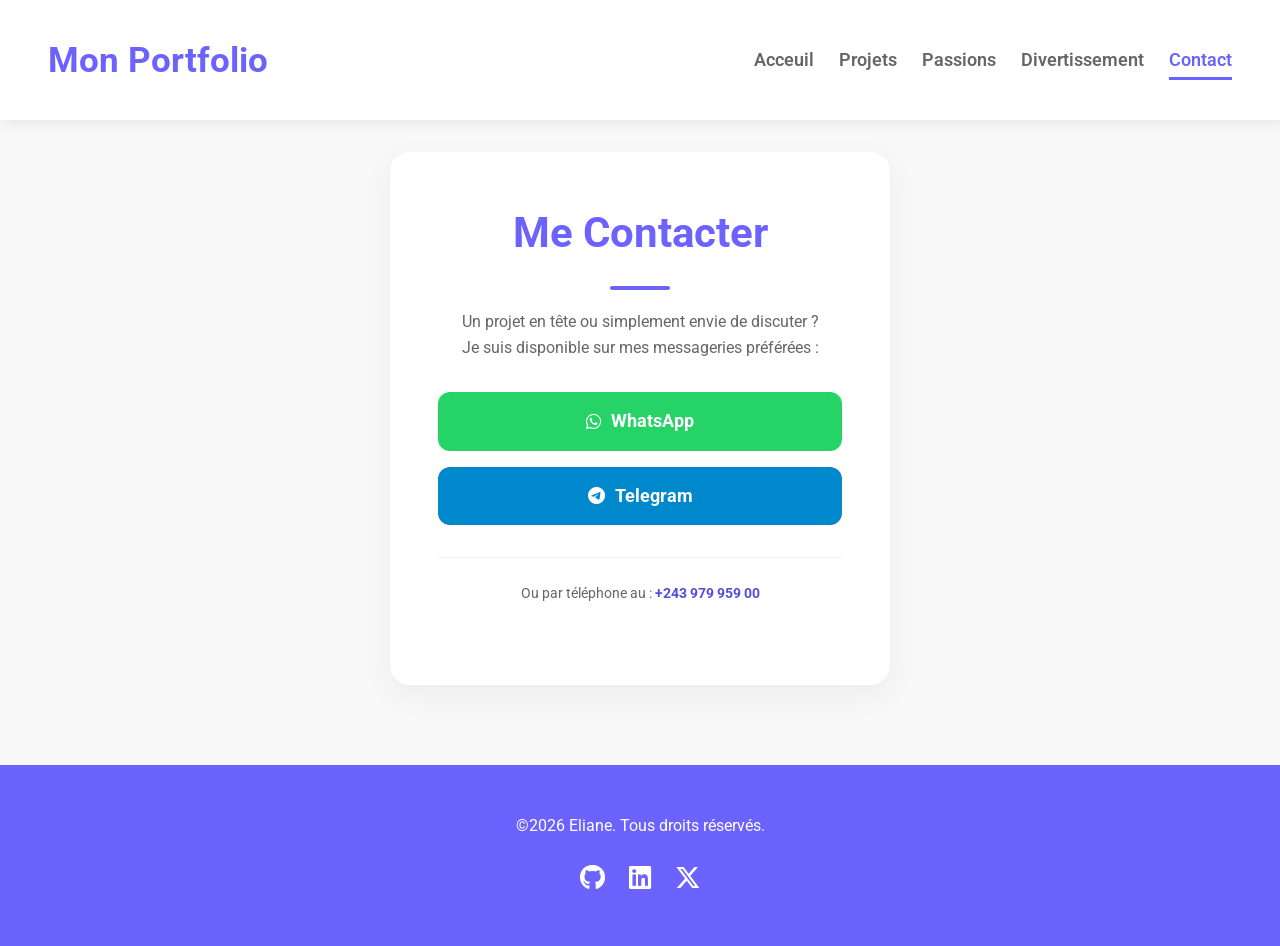
<file: Contact.html>
<!DOCTYPE html>
<html lang="fr">
<head>
    <meta charset="UTF-8">
    <meta name="viewport" content="width=device-width, initial-scale=1.0">
    <title>Contact - Eliane</title>
    <link rel="stylesheet" href="Css/style.css">
    <link rel="stylesheet" href="https://cdnjs.cloudflare.com/ajax/libs/font-awesome/6.5.1/css/all.min.css">
    <link rel="preconnect" href="https://fonts.googleapis.com">
    <link rel="preconnect" href="https://fonts.gstatic.com" crossorigin>
    <link href="https://fonts.googleapis.com/css2?family=Roboto:wght@100..900&display=swap" rel="stylesheet">
</head>
<body>
    <header>
        <div><a href="index.html">Mon Portfolio</a></div>
        <nav>
            <ul>
                <li><a href="index.html">Acceuil</a></li>
                <li><a href="Projets.html">Projets</a></li>
                <li><a href="Passions.html">Passions</a></li>
                <li><a href="Divertissement.html">Divertissement</a></li>
                <li><a href="Contact.html" class="active">Contact</a></li>
            </ul>
        </nav>
    </header>

    <main class="contact-container">
        <section class="contact-card">
            <h2>Me Contacter</h2>
            <p>Un projet en tête ou simplement envie de discuter ? <br> Je suis disponible sur mes messageries préférées :</p>
            
            <div class="contact-buttons">
                <a href="https://wa.me/24397995900" target="_blank" class="btn-whatsapp">
                    <i class="fa-brands fa-whatsapp"></i> WhatsApp
                </a>

                <a href="https://t.me/+24397995900" target="_blank" class="btn-telegram">
                    <i class="fa-brands fa-telegram"></i> Telegram
                </a>
            </div>

            <div class="contact-info">
                <p>Ou par téléphone au : <strong>+243 979 959 00</strong></p>
            </div>
        </section>
    </main>

    <footer>
        <p>&copy;2026 Eliane. Tous droits réservés.</p>
        <div class="social-links">
            <a href=""><i class="fa-brands fa-github"></i></a>
            <a href=""><i class="fa-brands fa-linkedin"></i></a>
            <a href=""><i class="fa-brands fa-x-twitter"></i></a>
        </div>
    </footer>
</body>
</html>
</file>
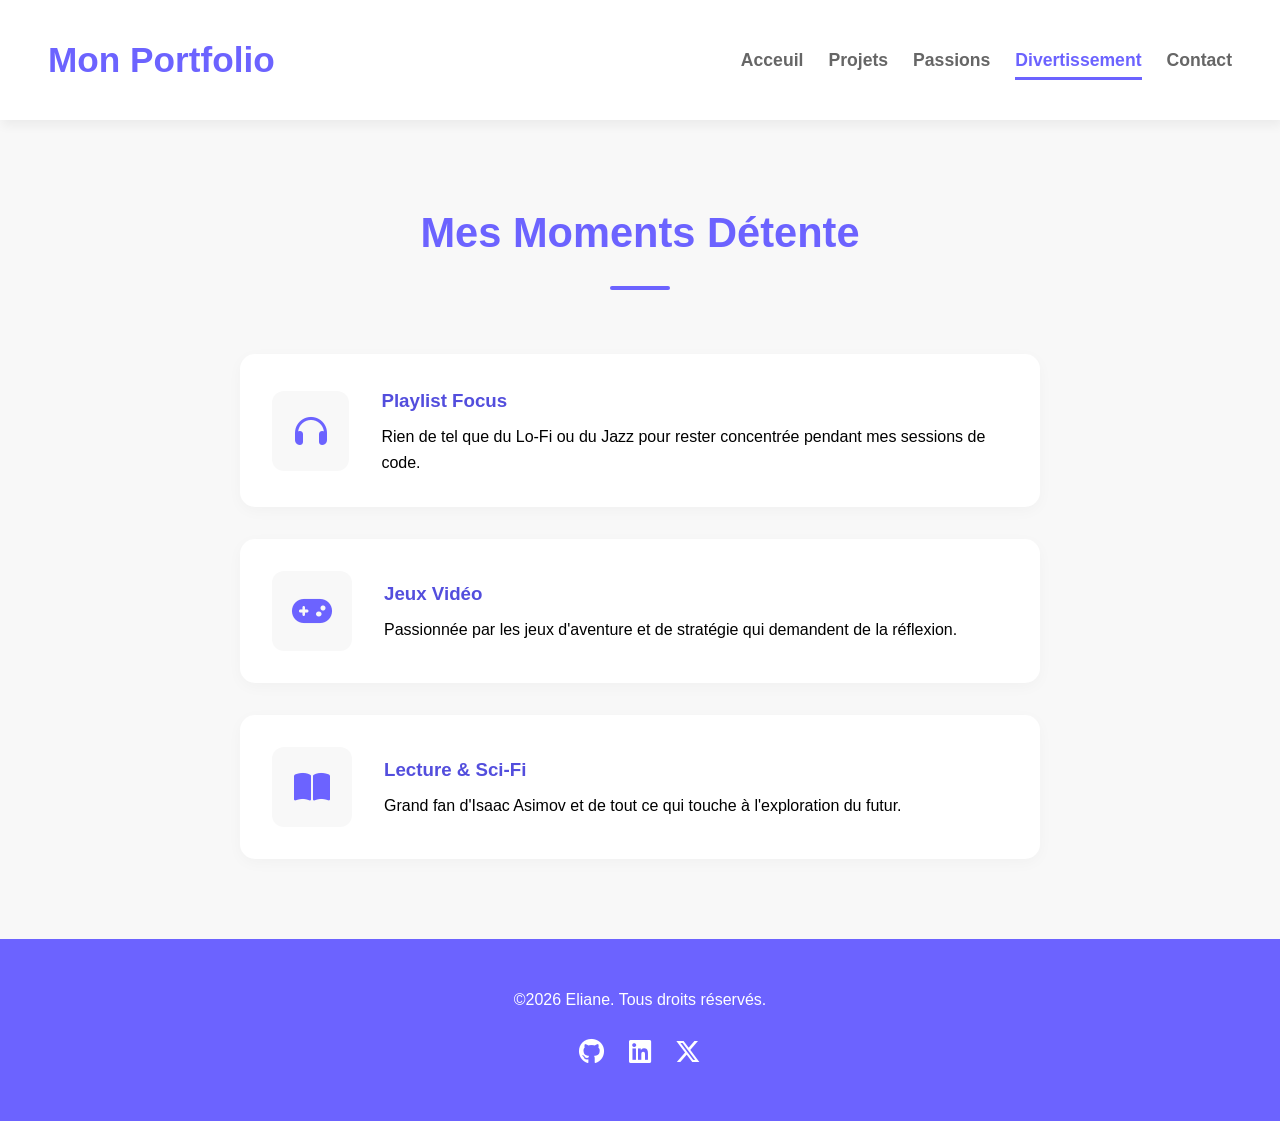
<file: Divertissement.html>
<!DOCTYPE html>
<html lang="fr">
<head>
    <meta charset="UTF-8">
    <meta name="viewport" content="width=device-width, initial-scale=1.0">
    <title>Divertissement - Eliane</title>
    <link rel="stylesheet" href="Css/style.css">
    <link rel="stylesheet" href="https://cdnjs.cloudflare.com/ajax/libs/font-awesome/6.5.1/css/all.min.css">
</head>
<body>
    <header>
        <div><a href="index.html">Mon Portfolio</a></div>
        <nav>
            <ul>
                <li><a href="index.html">Acceuil</a></li>
                <li><a href="Projets.html">Projets</a></li>
                <li><a href="Passions.html">Passions</a></li>
                <li><a href="Divertissement.html" class="active">Divertissement</a></li>
                <li><a href="Contact.html">Contact</a></li>
            </ul>
        </nav>
    </header>

    <main class="container">
        <section class="section-title">
            <h2>Mes Moments Détente</h2>
        </section>

        <div class="divertissement-list">
            <div class="div-card">
                <div class="div-icon"><i class="fa-solid fa-headphones"></i></div>
                <div class="div-info">
                    <h3>Playlist Focus</h3>
                    <p>Rien de tel que du Lo-Fi ou du Jazz pour rester concentrée pendant mes sessions de code.</p>
                </div>
            </div>

            <div class="div-card">
                <div class="div-icon"><i class="fa-solid fa-gamepad"></i></div>
                <div class="div-info">
                    <h3>Jeux Vidéo</h3>
                    <p>Passionnée par les jeux d'aventure et de stratégie qui demandent de la réflexion.</p>
                </div>
            </div>

            <div class="div-card">
                <div class="div-icon"><i class="fa-solid fa-book-open"></i></div>
                <div class="div-info">
                    <h3>Lecture & Sci-Fi</h3>
                    <p>Grand fan d'Isaac Asimov et de tout ce qui touche à l'exploration du futur.</p>
                </div>
            </div>
        </div>
    </main>

    <footer>
        <p>&copy;2026 Eliane. Tous droits réservés.</p>
        <div class="social-links">
            <a href=""><i class="fa-brands fa-github"></i></a>
            <a href=""><i class="fa-brands fa-linkedin"></i></a>
            <a href=""><i class="fa-brands fa-x-twitter"></i></a>
        </div>
    </footer>
</body>
</html>
</file>
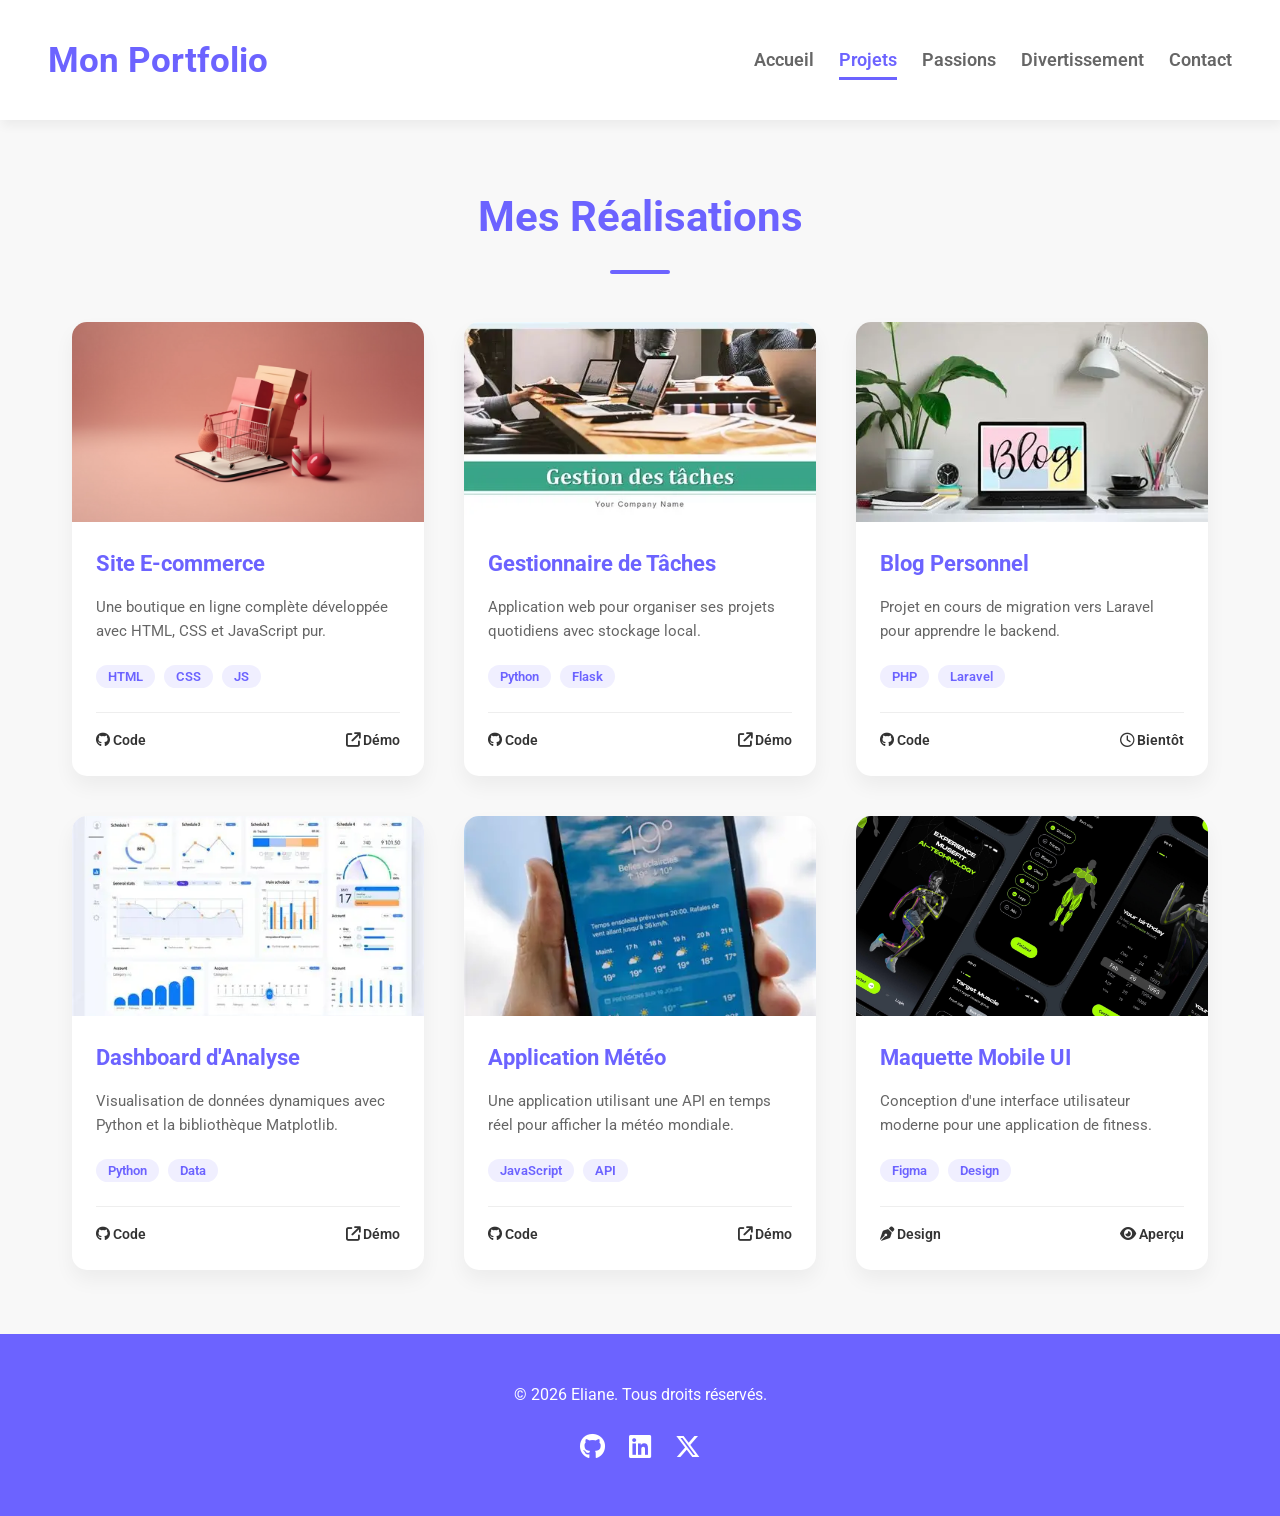
<file: Projets.html>
<!DOCTYPE html>
<html lang="fr">
<head>
    <meta charset="UTF-8">
    <meta name="viewport" content="width=device-width, initial-scale=1.0">
    <title>Mes Réalisations - Mon Portfolio</title>
    <link rel="stylesheet" href="Css/style.css">
    <link rel="stylesheet" href="https://cdnjs.cloudflare.com/ajax/libs/font-awesome/6.5.1/css/all.min.css">
    <link rel="preconnect" href="https://fonts.googleapis.com">
    <link rel="preconnect" href="https://fonts.gstatic.com" crossorigin>
    <link href="https://fonts.googleapis.com/css2?family=Roboto:wght@100..900&display=swap" rel="stylesheet">
</head>
<body>
    <header>
        <div>
            <a href="index.html">Mon Portfolio</a>    
        </div>
        <nav>
            <ul>
                <li><a href="index.html">Accueil</a></li>
                <li><a href="Projets.html" class="active">Projets</a></li>
                <li><a href="Passions.html">Passions</a></li>
                <li><a href="Divertissement.html">Divertissement</a></li>
                <li><a href="Contact.html">Contact</a></li>
            </ul>
        </nav>
    </header>

    <main>
        <section class="projets-section">
            <h2>Mes Réalisations</h2>
            
            <div class="projets-grid">
                <div class="card">
                    <img src="Images/e-commerce.jpg" alt="Site E-commerce">
                    <div class="card-content">
                        <h3>Site E-commerce</h3>
                        <p>Une boutique en ligne complète développée avec HTML, CSS et JavaScript pur.</p>
                        <div class="tags">
                            <span>HTML</span> <span>CSS</span> <span>JS</span>
                        </div>
                        <div class="card-links">
                            <a href="#"><i class="fa-brands fa-github"></i> Code</a>
                            <a href="#"><i class="fa-solid fa-external-link"></i> Démo</a>
                        </div>
                    </div>
                </div>

                <div class="card">
                    <img src="Images/gestionnaire de taches.webp" alt="Gestionnaire de Tâches">
                    <div class="card-content">
                        <h3>Gestionnaire de Tâches</h3>
                        <p>Application web pour organiser ses projets quotidiens avec stockage local.</p>
                        <div class="tags">
                            <span>Python</span> <span>Flask</span>
                        </div>
                        <div class="card-links">
                            <a href="#"><i class="fa-brands fa-github"></i> Code</a>
                            <a href="#"><i class="fa-solid fa-external-link"></i> Démo</a>
                        </div>
                    </div>
                </div>

                <div class="card">
                    <img src="Images/blog personnel.webp" alt="Blog Personnel">
                    <div class="card-content">
                        <h3>Blog Personnel</h3>
                        <p>Projet en cours de migration vers Laravel pour apprendre le backend.</p>
                        <div class="tags">
                            <span>PHP</span> <span>Laravel</span>
                        </div>
                        <div class="card-links">
                            <a href="#"><i class="fa-brands fa-github"></i> Code</a>
                            <span><i class="fa-regular fa-clock"></i> Bientôt</span>
                        </div>
                    </div>
                </div>

                <div class="card">
                    <img src="Images/dashboard d'analyse.webp" alt="Dashboard">
                    <div class="card-content">
                        <h3>Dashboard d'Analyse</h3>
                        <p>Visualisation de données dynamiques avec Python et la bibliothèque Matplotlib.</p>
                        <div class="tags">
                            <span>Python</span> <span>Data</span>
                        </div>
                        <div class="card-links">
                            <a href="#"><i class="fa-brands fa-github"></i> Code</a>
                            <a href="#"><i class="fa-solid fa-external-link"></i> Démo</a>
                        </div>
                    </div>
                </div>

                <div class="card">
                    <img src="Images/application meteo.webp" alt="Application Météo">
                    <div class="card-content">
                        <h3>Application Météo</h3>
                        <p>Une application utilisant une API en temps réel pour afficher la météo mondiale.</p>
                        <div class="tags">
                            <span>JavaScript</span> <span>API</span>
                        </div>
                        <div class="card-links">
                            <a href="#"><i class="fa-brands fa-github"></i> Code</a>
                            <a href="#"><i class="fa-solid fa-external-link"></i> Démo</a>
                        </div>
                    </div>
                </div>

                <div class="card">
                    <img src="Images/maquette mobile.jpg" alt="Maquette UI">
                    <div class="card-content">
                        <h3>Maquette Mobile UI</h3>
                        <p>Conception d'une interface utilisateur moderne pour une application de fitness.</p>
                        <div class="tags">
                            <span>Figma</span> <span>Design</span>
                        </div>
                        <div class="card-links">
                            <a href="#"><i class="fa-solid fa-pen-nib"></i> Design</a>
                            <a href="#"><i class="fa-solid fa-eye"></i> Aperçu</a>
                        </div>
                    </div>
                </div>
            </div>
        </section>
    </main>

    <footer>
        <p>&copy; 2026 Eliane. Tous droits réservés.</p>
        <div class="footer-icons">
            <a href="#"><i class="fa-brands fa-github"></i></a>
            <a href="#"><i class="fa-brands fa-linkedin"></i></a>
            <a href="#"><i class="fa-brands fa-x-twitter"></i></a>
        </div>
    </footer>     
</body>
</html>
</file>
<file: Css/style.css>
:root{
     
--violet-doux:#6c63ff;
    --violet-fonce:#534EDD;
    --violet-vif:#ffa726;
    --gris-tres-fonce:#333;
    --gris-fonce:#666;
    --gris-tres-clair:#F8F8F8;
    --gris-clair:#EEE;

}
*{
    margin: 0;
    padding: 0;
    box-sizing: border-box;
}
body{
    background-color: var(--gris-tres-clair);
    font-family:Roboto,sans-serif ;
    line-height: 1.6;
}
header{
    background-color: white;
    box-shadow: 2px 6px 10px rgba(0,0,0,0.05);
    position: sticky;
    top: 0;
    z-index: 100;
    display: flex;
    justify-content: space-between;
    align-items: center;
    padding: 2rem 3rem;
}
header div a {
    text-decoration: none;
    font-size: 2.2rem;
    font-weight: bold;
    color: var(--violet-doux);
}
ul li {
    list-style: none;
    margin-left: 25px;
}
ul{
    display: flex;
}
ul li a {
    text-decoration: none;
    color: var(--gris-fonce);
    font-weight: 600;
    font-size: 1.1rem;
    position: relative;
    padding: 10px 0;
}
ul li a:hover{
    color: var(--violet-doux);
}
ul li a::after{
    content: '';
    position: absolute;
    left: 0;
    bottom: 0;
    height: 3px;
    width: 0%;
    background-color: var(--violet-doux);
    transition: width 0.3s ease;
}
ul li a:hover::after{
    width: 100%;
}
a.active{
    color: var(--violet-doux);
}
a.active::after{
    width: 100%;
}
section.hero{
    display: flex;
    justify-content: center;
    align-items: center;
    gap: 5rem;
    text-align: center;
    margin: 10rem 2rem;
}
section.hero img{
    width: 300px;
    height: 300px;
    object-fit: cover;
    border-radius: 50%;
    border: 8px solid var(--violet-fonce);
}
section.hero h1{
    color: var(--violet-fonce);
    font-size: 4rem;
    font-weight: 700;
    margin-bottom: 1.2rem;
}
section.hero p{
    color: var(--gris-fonce);
    font-size: 1.3rem;
    margin-bottom: 1.2rem;
}
section.hero a {
    text-decoration: none;
    display: inline-block;
    background-color: var(--violet-doux);
    color: white;
    padding: 15px 30px;
    border-radius: 50px;
    text-transform: uppercase;
    letter-spacing: 1.1px;
    font-weight: 600;
    margin-top: 1rem;
    transition: background-color 0.3s ease, transform 0.2s ease;
}
section.hero a:hover{
    background-color: var(--violet-fonce);
    transform: translate(-3px);
}
.apropos {
    width: 800px;
    margin: 6rem auto;
    text-align: center;
}
section h2{
    color: var(--violet-doux);
    font-size: 2.6rem;
    font-weight: 700;
    position:relative;
    text-align: center;

}
section h2::after{
    content:'';
    display: block;
    width: 60px;
    height: 4px;
    background-color: var(--violet-doux);
    margin: 1.2rem auto;
    border-radius: 2px;
}
.apropos p{
    margin-bottom: 2rem;
    color: var(--gris-fonce);
    font-size: 1.2rem;
}
.competences table{
    width: 80%;
    margin: 0 auto;
}
.competences table th, .competences table td {
    padding: 15px;
}


.competences table thead {
    background-color: var(--violet-doux);
    color: #FFF;
    text-transform: uppercase;
    text-align: left;
}
.competences table tbody td{
    border-bottom: 1px solid var(--gris-clair);
}
.competences tbody tr:nth-child(even){
    background-color: #fdfdfd;
}
.competences table tbody tr{
    transition: background-color 0.3s ease;
}
.competences table tbody tr:hover{
    background-color: #f0f0f0;
}
footer{
    margin-top:  3rem;
    background-color: var(--violet-doux);
    padding: 3rem 0;

}
footer p{
    color: white;
    margin-bottom: 1.2rem;
}
footer a{
    display: inline-block;
    font-size: 1.6rem;
    color: white;
    margin: 0 10px;
    transition: color 0.3s ease,transform 0.2s ease;
}
footer a:hover{
    color: var(--orange-vif);
    transform: translateY(-3px);
}

/* --- SECTION PROJETS --- */

.projets-section {
    max-width: 1200px;
    margin: 4rem auto;
    padding: 0 2rem;
    text-align: center;
}

.projets-grid {
    display: grid;
    grid-template-columns: repeat(auto-fit, minmax(320px, 1fr));
    gap: 2.5rem;
    margin-top: 3rem;
}

/* Style des Cartes */
.card {
    background: white;
    border-radius: 15px;
    overflow: hidden;
    box-shadow: 0 10px 20px rgba(0,0,0,0.05);
    transition: transform 0.3s ease, box-shadow 0.3s ease;
    text-align: left;
    display: flex;
    flex-direction: column;
}

.card:hover {
    transform: translateY(-10px);
    box-shadow: 0 15px 30px rgba(108, 99, 255, 0.15);
}

.card img {
    width: 100%;
    height: 200px;
    object-fit: cover;
}

.card-content {
    padding: 1.5rem;
    flex-grow: 1;
}

.card-content h3 {
    color: var(--violet-doux);
    margin-bottom: 0.8rem;
    font-size: 1.4rem;
}

.card-content p {
    color: var(--gris-fonce);
    font-size: 0.95rem;
    margin-bottom: 1.2rem;
}

/* Tags (HTML, CSS, JS...) */
.tags {
    margin-bottom: 1.5rem;
}

.tags span {
    background-color: #f0efff;
    color: var(--violet-doux);
    padding: 4px 12px;
    border-radius: 20px;
    font-size: 0.8rem;
    font-weight: 600;
    margin-right: 5px;
}

/* Liens en bas de carte */
.card-links {
    display: flex;
    justify-content: space-between;
    align-items: center;
    border-top: 1px solid var(--gris-clair);
    padding-top: 1rem;
    font-weight: 600;
    font-size: 0.9rem;
}

.card-links a, .card-links span {
    text-decoration: none;
    color: var(--gris-tres-fonce);
    transition: color 0.2s;
}

.card-links a:hover {
    color: var(--violet-doux);
}

/* --- FOOTER (Ajustement centrage) --- */
footer {
    text-align: center;
}
.footer-icons {
    margin-top: 1rem;
}

/* --- Styles Communs --- */
.container {
    max-width: 1100px;
    margin: 5rem auto;
    padding: 0 2rem;
}

.section-title {
    margin-bottom: 4rem;
}

/* --- PAGE PASSIONS (Bento Grid) --- */
.passions-grid {
    display: grid;
    grid-template-columns: repeat(3, 1fr);
    grid-auto-rows: 250px;
    gap: 1.5rem;
}

.passion-item {
    background: white;
    padding: 2.5rem;
    border-radius: 20px;
    border: 1px solid var(--gris-clair);
    transition: all 0.3s ease;
    display: flex;
    flex-direction: column;
    justify-content: center;
}

.passion-item i {
    font-size: 2.5rem;
    color: var(--violet-doux);
    margin-bottom: 1.5rem;
}

.passion-item h3 {
    margin-bottom: 1rem;
    color: var(--violet-fonce);
}

.passion-item:hover {
    transform: scale(1.02);
    border-color: var(--violet-doux);
    box-shadow: 0 10px 30px rgba(108, 99, 255, 0.1);
}

/* On fait prendre 2 colonnes à certains items pour le style "Bento" */
.design { grid-column: span 2; }
.tech { grid-column: span 1; }
.photo { grid-column: span 1; }
.code { grid-column: span 2; }

/* --- PAGE DIVERTISSEMENT (List Style) --- */
.divertissement-list {
    display: flex;
    flex-direction: column;
    gap: 2rem;
    max-width: 800px;
    margin: 0 auto;
}

.div-card {
    display: flex;
    align-items: center;
    background: white;
    padding: 2rem;
    border-radius: 15px;
    box-shadow: 0 4px 15px rgba(0,0,0,0.03);
}

.div-icon {
    background: var(--gris-tres-clair);
    width: 80px;
    height: 80px;
    border-radius: 12px;
    display: flex;
    justify-content: center;
    align-items: center;
    margin-right: 2rem;
    font-size: 2rem;
    color: var(--violet-doux);
}

.div-info h3 {
    color: var(--violet-fonce);
    margin-bottom: 0.5rem;
}

/* --- Ajustements Footer (pour qu'il soit bien au milieu) --- */
footer {
    text-align: center;
}
.social-links {
    margin-top: 1rem;
}

/* Responsive */
@media (max-width: 768px) {
    .passions-grid { grid-template-columns: 1fr; grid-auto-rows: auto; }
    .design, .code { grid-column: span 1; }
    .div-card { flex-direction: column; text-align: center; }
    .div-icon { margin-right: 0; margin-bottom: 1.5rem; }
}

/* --- Styles Communs --- */
.container {
    max-width: 1100px;
    margin: 5rem auto;
    padding: 0 2rem;
}

.section-title {
    margin-bottom: 4rem;
}

/* --- PAGE PASSIONS (Bento Grid) --- */
.passions-grid {
    display: grid;
    grid-template-columns: repeat(3, 1fr);
    grid-auto-rows: 250px;
    gap: 1.5rem;
}

.passion-item {
    background: white;
    padding: 2.5rem;
    border-radius: 20px;
    border: 1px solid var(--gris-clair);
    transition: all 0.3s ease;
    display: flex;
    flex-direction: column;
    justify-content: center;
}

.passion-item i {
    font-size: 2.5rem;
    color: var(--violet-doux);
    margin-bottom: 1.5rem;
}

.passion-item h3 {
    margin-bottom: 1rem;
    color: var(--violet-fonce);
}

.passion-item:hover {
    transform: scale(1.02);
    border-color: var(--violet-doux);
    box-shadow: 0 10px 30px rgba(108, 99, 255, 0.1);
}

/* On fait prendre 2 colonnes à certains items pour le style "Bento" */
.design { grid-column: span 2; }
.tech { grid-column: span 1; }
.photo { grid-column: span 1; }
.code { grid-column: span 2; }

/* --- PAGE DIVERTISSEMENT (List Style) --- */
.divertissement-list {
    display: flex;
    flex-direction: column;
    gap: 2rem;
    max-width: 800px;
    margin: 0 auto;
}

.div-card {
    display: flex;
    align-items: center;
    background: white;
    padding: 2rem;
    border-radius: 15px;
    box-shadow: 0 4px 15px rgba(0,0,0,0.03);
}

.div-icon {
    background: var(--gris-tres-clair);
    width: 80px;
    height: 80px;
    border-radius: 12px;
    display: flex;
    justify-content: center;
    align-items: center;
    margin-right: 2rem;
    font-size: 2rem;
    color: var(--violet-doux);
}

.div-info h3 {
    color: var(--violet-fonce);
    margin-bottom: 0.5rem;
}

/* --- Ajustements Footer (pour qu'il soit bien au milieu) --- */
footer {
    text-align: center;
}
.social-links {
    margin-top: 1rem;
}

/* Responsive */
@media (max-width: 768px) {
    .passions-grid { grid-template-columns: 1fr; grid-auto-rows: auto; }
    .design, .code { grid-column: span 1; }
    .div-card { flex-direction: column; text-align: center; }
    .div-icon { margin-right: 0; margin-bottom: 1.5rem; }
}

/* --- PAGE CONTACT --- */

.contact-container {
    display: flex;
    justify-content: center;
    align-items: center;
    min-height: 60vh; /* Centre la carte verticalement */
    padding: 2rem;
}

.contact-card {
    background: white;
    padding: 3rem;
    border-radius: 20px;
    box-shadow: 0 10px 30px rgba(0,0,0,0.05);
    text-align: center;
    max-width: 500px;
    width: 100%;
}

.contact-card h2 {
    margin-bottom: 1rem;
}

.contact-card p {
    color: var(--gris-fonce);
    margin-bottom: 2rem;
}

.contact-buttons {
    display: flex;
    flex-direction: column;
    gap: 1rem;
}

/* Style commun aux boutons */
.contact-buttons a {
    text-decoration: none;
    padding: 15px;
    border-radius: 12px;
    color: white;
    font-weight: 700;
    font-size: 1.1rem;
    display: flex;
    justify-content: center;
    align-items: center;
    gap: 10px;
    transition: transform 0.2s ease, filter 0.2s ease;
}

.contact-buttons a:hover {
    transform: translateY(-3px);
    filter: brightness(1.1);
}

/* Couleurs spécifiques */
.btn-whatsapp {
    background-color: #25D366; /* Vert WhatsApp */
}

.btn-telegram {
    background-color: #0088cc; /* Bleu Telegram */
}

.contact-info {
    margin-top: 2rem;
    padding-top: 1.5rem;
    border-top: 1px solid var(--gris-clair);
    font-size: 0.9rem;
}

.contact-info strong {
    color: var(--violet-fonce);
}
</file>
